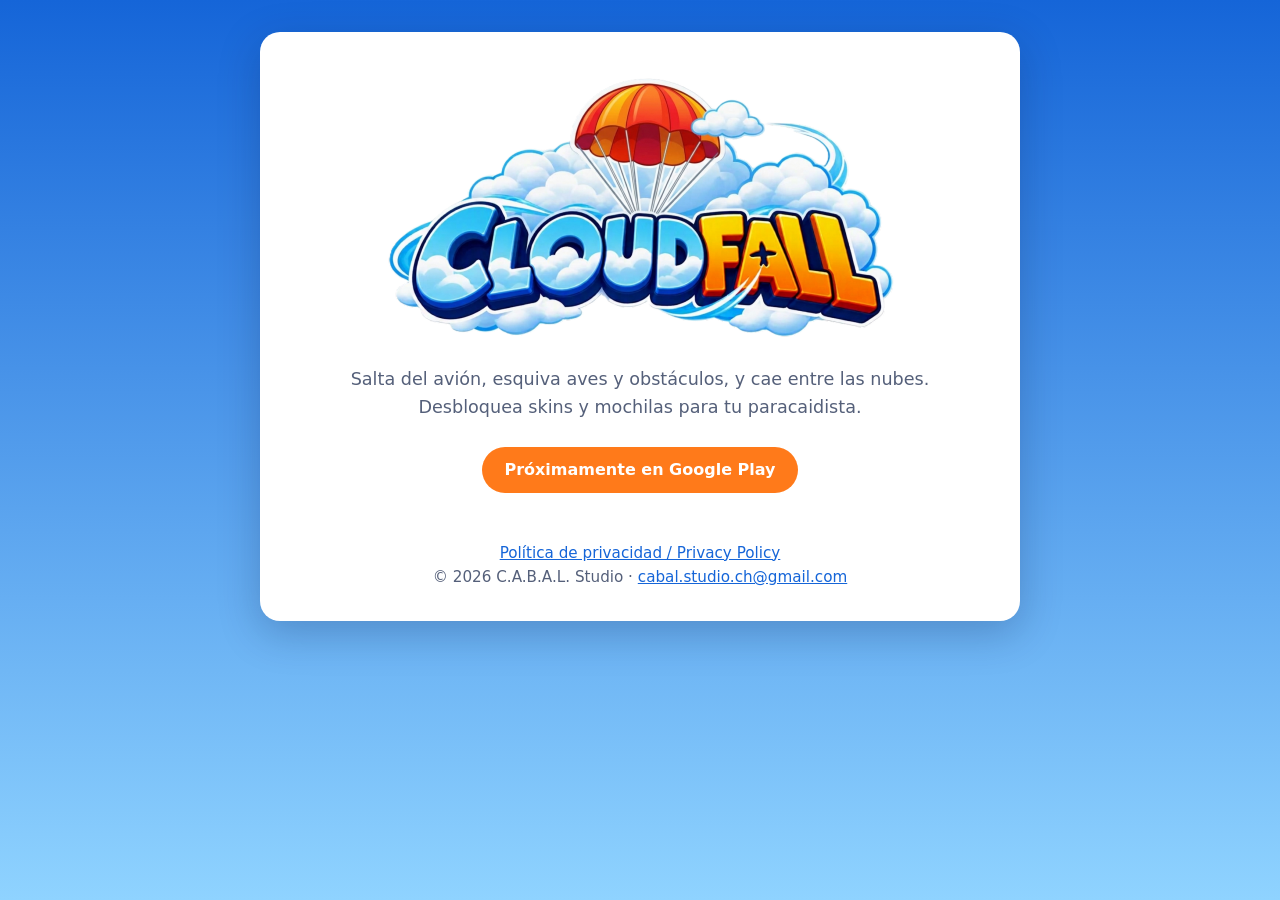
<file: index.html>
<!doctype html>
<html lang="es">
<head>
<meta charset="utf-8">
<meta name="viewport" content="width=device-width, initial-scale=1">
<title>CloudFall – C.A.B.A.L. Studio</title>
<meta name="description" content="CloudFall: salta del avión, esquiva obstáculos y cae entre las nubes. Un juego de C.A.B.A.L. Studio.">
<link rel="stylesheet" href="style.css">
</head>
<body>
<main class="card hero">
  <img class="logo" src="logo.png" alt="CloudFall">
  <p>Salta del avión, esquiva aves y obstáculos, y cae entre las nubes.<br>
     Desbloquea skins y mochilas para tu paracaidista.</p>
  <span class="badge">Próximamente en Google Play</span>
  <footer>
    <a href="privacy.html">Política de privacidad / Privacy Policy</a><br>
    © 2026 C.A.B.A.L. Studio · <a href="mailto:cabal.studio.ch@gmail.com">cabal.studio.ch@gmail.com</a>
  </footer>
</main>
</body>
</html>
</file>
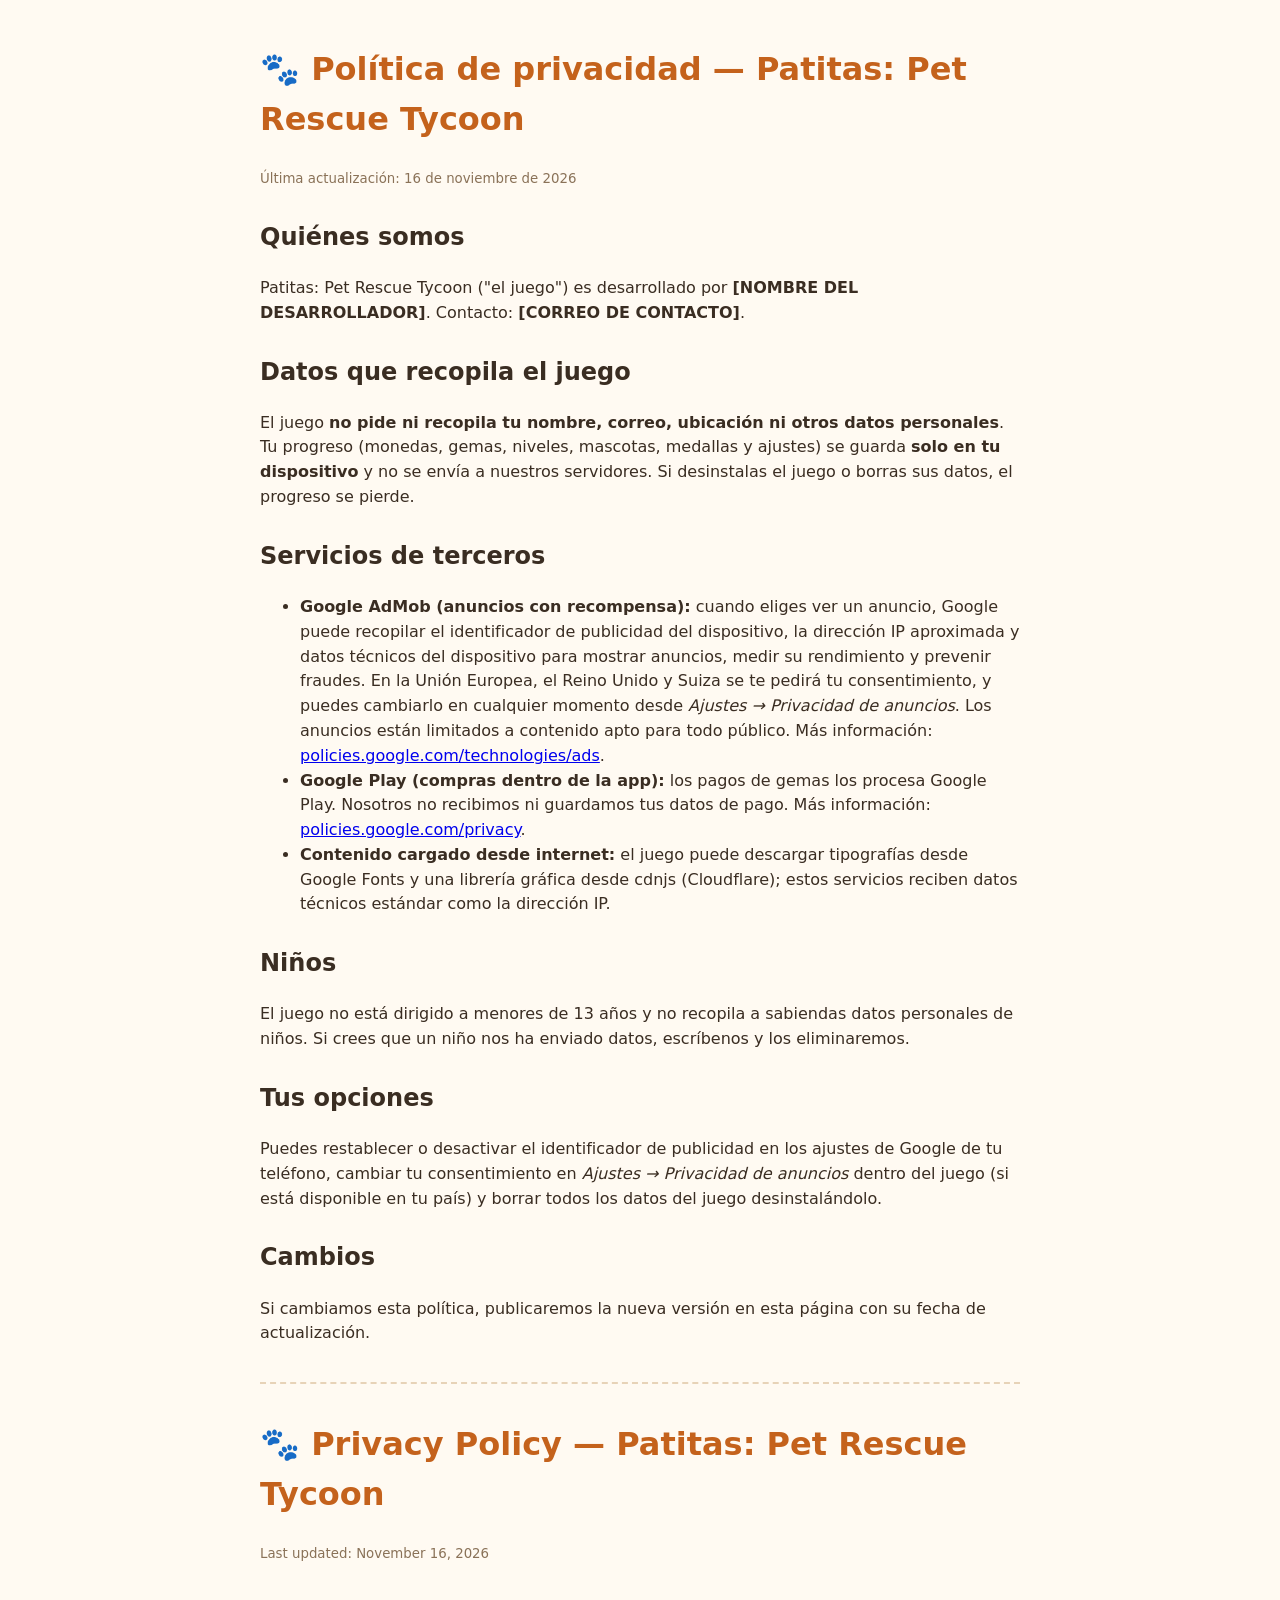
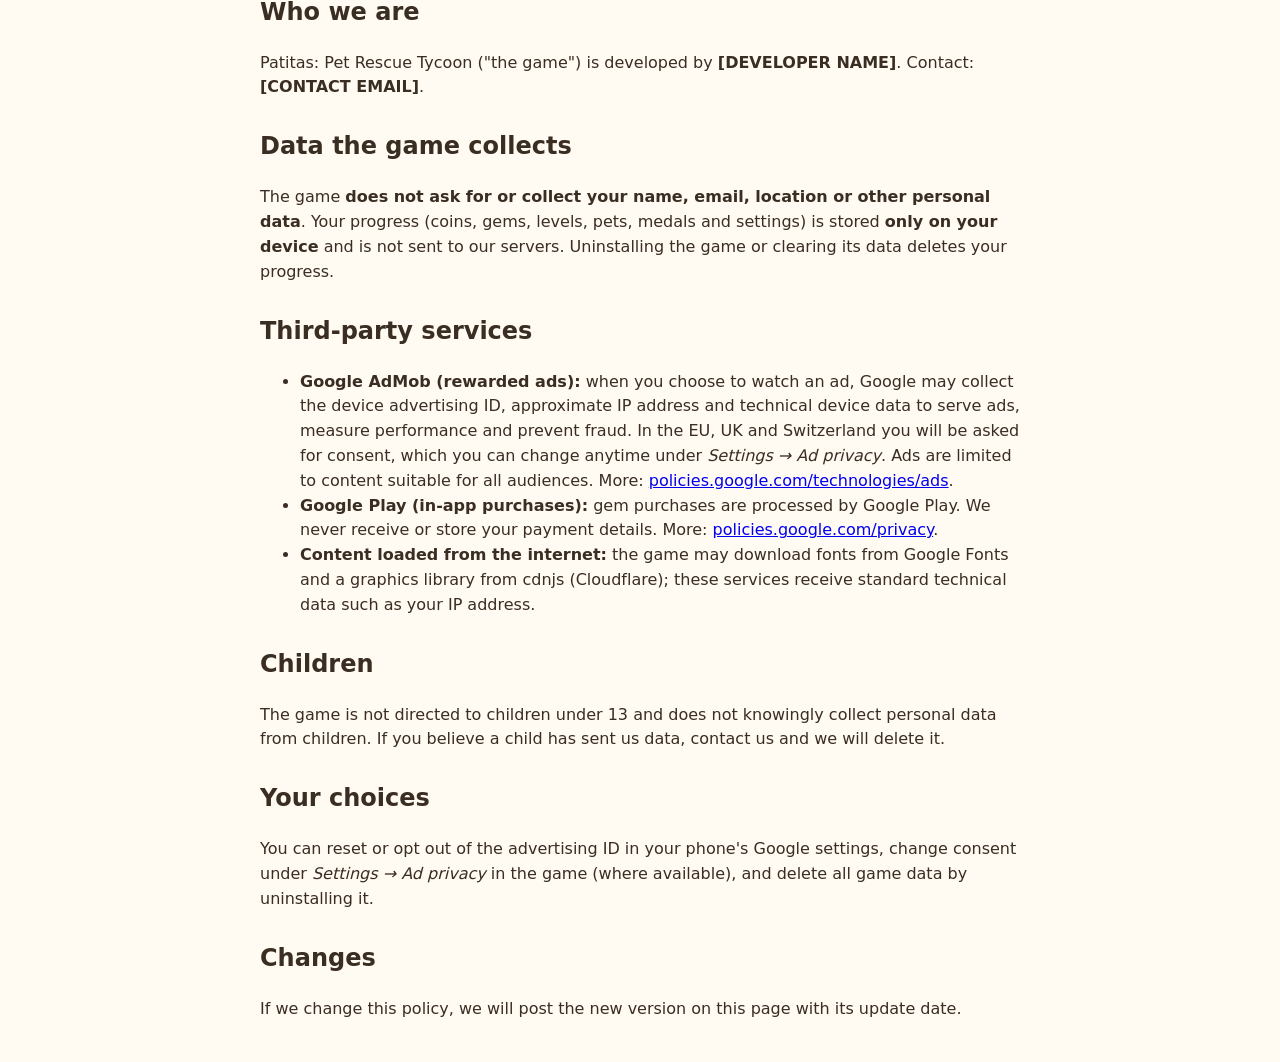
<file: politica_privacidad_pt.html>
<!DOCTYPE html>
<html lang="es"><head><meta charset="utf-8"><meta name="viewport" content="width=device-width,initial-scale=1">
<title>Patitas: Pet Rescue Tycoon — Política de privacidad / Privacy Policy</title>
<style>body{font-family:system-ui,-apple-system,Segoe UI,Roboto,sans-serif;max-width:760px;margin:0 auto;padding:24px;line-height:1.55;color:#3a2d22;background:#fffaf2}h1{color:#c4621c}h2{margin-top:28px}hr{margin:36px 0;border:none;border-top:2px dashed #e7d3b8}small{color:#8a7258}</style></head>
<body>
<h1>🐾 Política de privacidad — Patitas: Pet Rescue Tycoon</h1>
<small>Última actualización: 16 de noviembre de 2026</small>

<h2>Quiénes somos</h2>
<p>Patitas: Pet Rescue Tycoon ("el juego") es desarrollado por <b>[NOMBRE DEL DESARROLLADOR]</b>. Contacto: <b>[CORREO DE CONTACTO]</b>.</p>

<h2>Datos que recopila el juego</h2>
<p>El juego <b>no pide ni recopila tu nombre, correo, ubicación ni otros datos personales</b>. Tu progreso (monedas, gemas, niveles, mascotas, medallas y ajustes) se guarda <b>solo en tu dispositivo</b> y no se envía a nuestros servidores. Si desinstalas el juego o borras sus datos, el progreso se pierde.</p>

<h2>Servicios de terceros</h2>
<ul>
<li><b>Google AdMob (anuncios con recompensa):</b> cuando eliges ver un anuncio, Google puede recopilar el identificador de publicidad del dispositivo, la dirección IP aproximada y datos técnicos del dispositivo para mostrar anuncios, medir su rendimiento y prevenir fraudes. En la Unión Europea, el Reino Unido y Suiza se te pedirá tu consentimiento, y puedes cambiarlo en cualquier momento desde <i>Ajustes → Privacidad de anuncios</i>. Los anuncios están limitados a contenido apto para todo público. Más información: <a href="https://policies.google.com/technologies/ads">policies.google.com/technologies/ads</a>.</li>
<li><b>Google Play (compras dentro de la app):</b> los pagos de gemas los procesa Google Play. Nosotros no recibimos ni guardamos tus datos de pago. Más información: <a href="https://policies.google.com/privacy">policies.google.com/privacy</a>.</li>
<li><b>Contenido cargado desde internet:</b> el juego puede descargar tipografías desde Google Fonts y una librería gráfica desde cdnjs (Cloudflare); estos servicios reciben datos técnicos estándar como la dirección IP.</li>
</ul>

<h2>Niños</h2>
<p>El juego no está dirigido a menores de 13 años y no recopila a sabiendas datos personales de niños. Si crees que un niño nos ha enviado datos, escríbenos y los eliminaremos.</p>

<h2>Tus opciones</h2>
<p>Puedes restablecer o desactivar el identificador de publicidad en los ajustes de Google de tu teléfono, cambiar tu consentimiento en <i>Ajustes → Privacidad de anuncios</i> dentro del juego (si está disponible en tu país) y borrar todos los datos del juego desinstalándolo.</p>

<h2>Cambios</h2>
<p>Si cambiamos esta política, publicaremos la nueva versión en esta página con su fecha de actualización.</p>

<hr>

<h1>🐾 Privacy Policy — Patitas: Pet Rescue Tycoon</h1>
<small>Last updated: November 16, 2026</small>
<h2>Who we are</h2>
<p>Patitas: Pet Rescue Tycoon ("the game") is developed by <b>[DEVELOPER NAME]</b>. Contact: <b>[CONTACT EMAIL]</b>.</p>
<h2>Data the game collects</h2>
<p>The game <b>does not ask for or collect your name, email, location or other personal data</b>. Your progress (coins, gems, levels, pets, medals and settings) is stored <b>only on your device</b> and is not sent to our servers. Uninstalling the game or clearing its data deletes your progress.</p>
<h2>Third-party services</h2>
<ul>
<li><b>Google AdMob (rewarded ads):</b> when you choose to watch an ad, Google may collect the device advertising ID, approximate IP address and technical device data to serve ads, measure performance and prevent fraud. In the EU, UK and Switzerland you will be asked for consent, which you can change anytime under <i>Settings → Ad privacy</i>. Ads are limited to content suitable for all audiences. More: <a href="https://policies.google.com/technologies/ads">policies.google.com/technologies/ads</a>.</li>
<li><b>Google Play (in-app purchases):</b> gem purchases are processed by Google Play. We never receive or store your payment details. More: <a href="https://policies.google.com/privacy">policies.google.com/privacy</a>.</li>
<li><b>Content loaded from the internet:</b> the game may download fonts from Google Fonts and a graphics library from cdnjs (Cloudflare); these services receive standard technical data such as your IP address.</li>
</ul>
<h2>Children</h2>
<p>The game is not directed to children under 13 and does not knowingly collect personal data from children. If you believe a child has sent us data, contact us and we will delete it.</p>
<h2>Your choices</h2>
<p>You can reset or opt out of the advertising ID in your phone's Google settings, change consent under <i>Settings → Ad privacy</i> in the game (where available), and delete all game data by uninstalling it.</p>
<h2>Changes</h2>
<p>If we change this policy, we will post the new version on this page with its update date.</p>
</body></html>
</file>
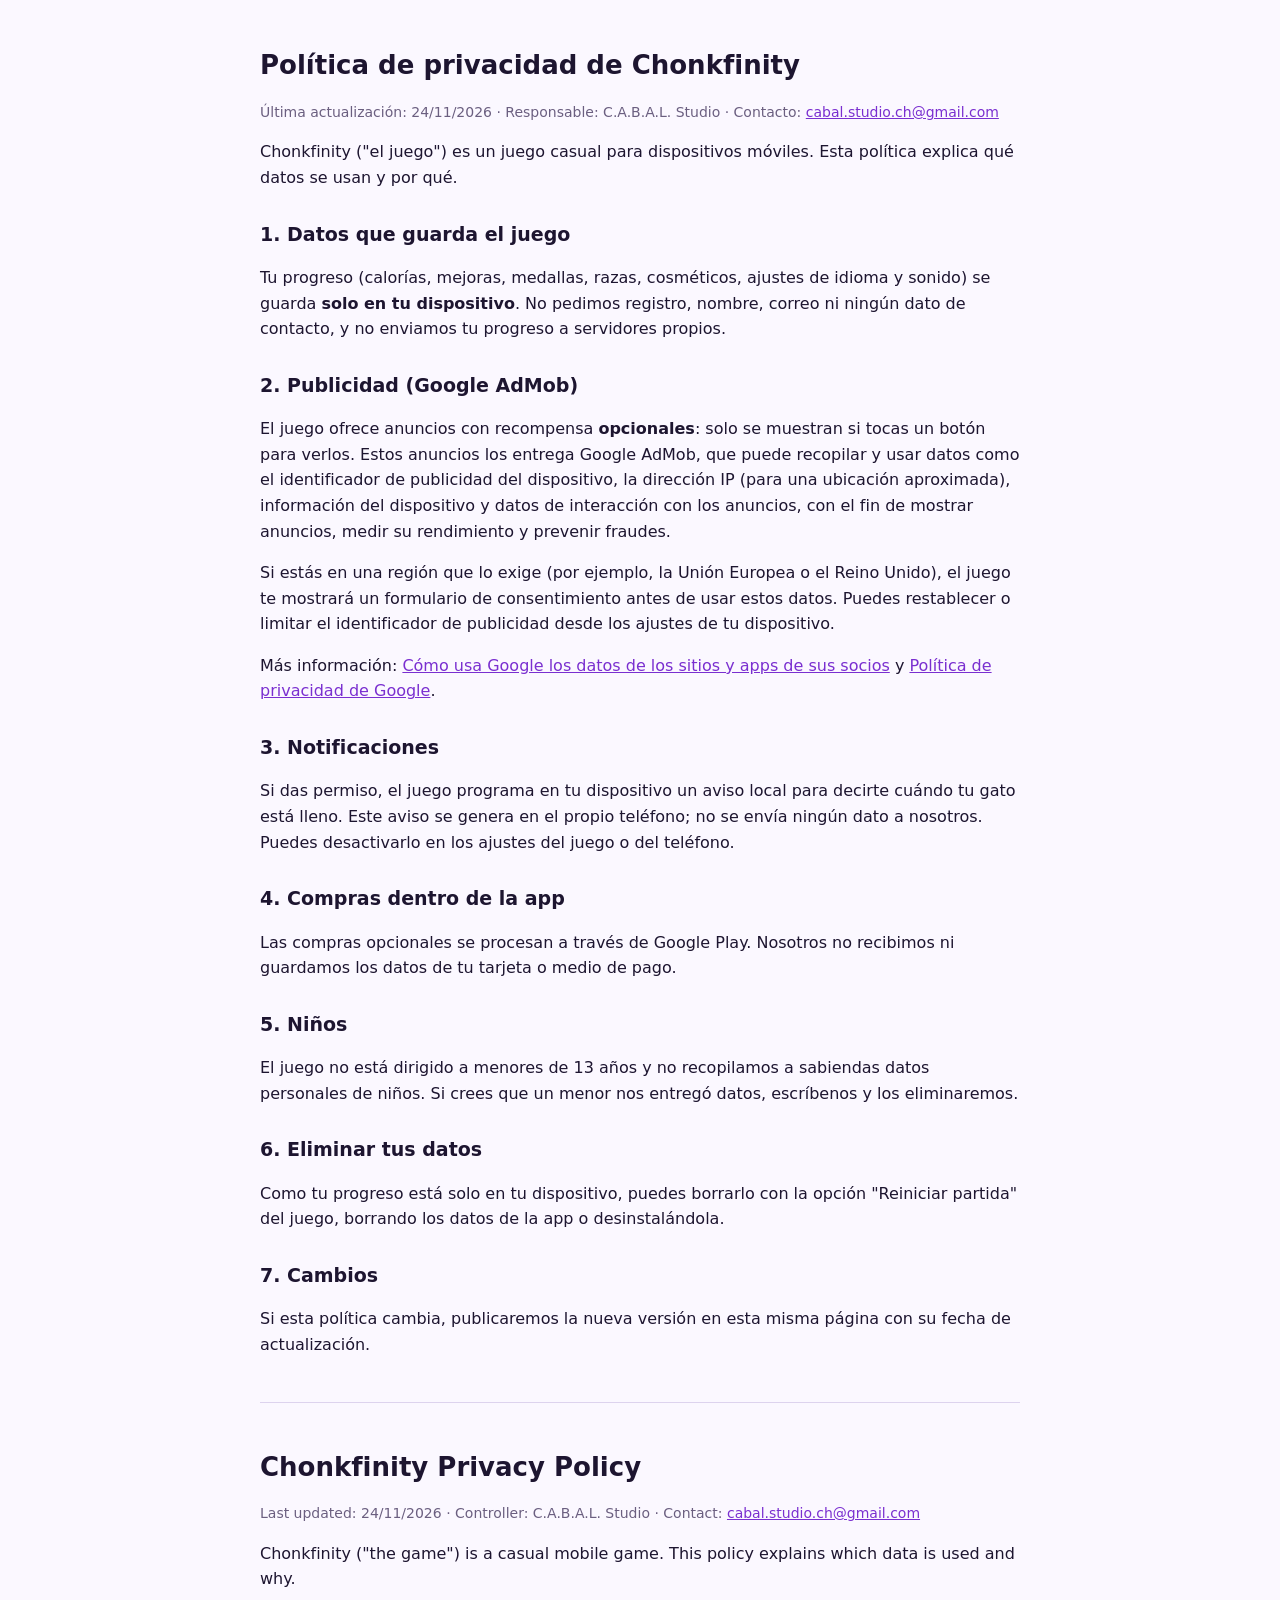
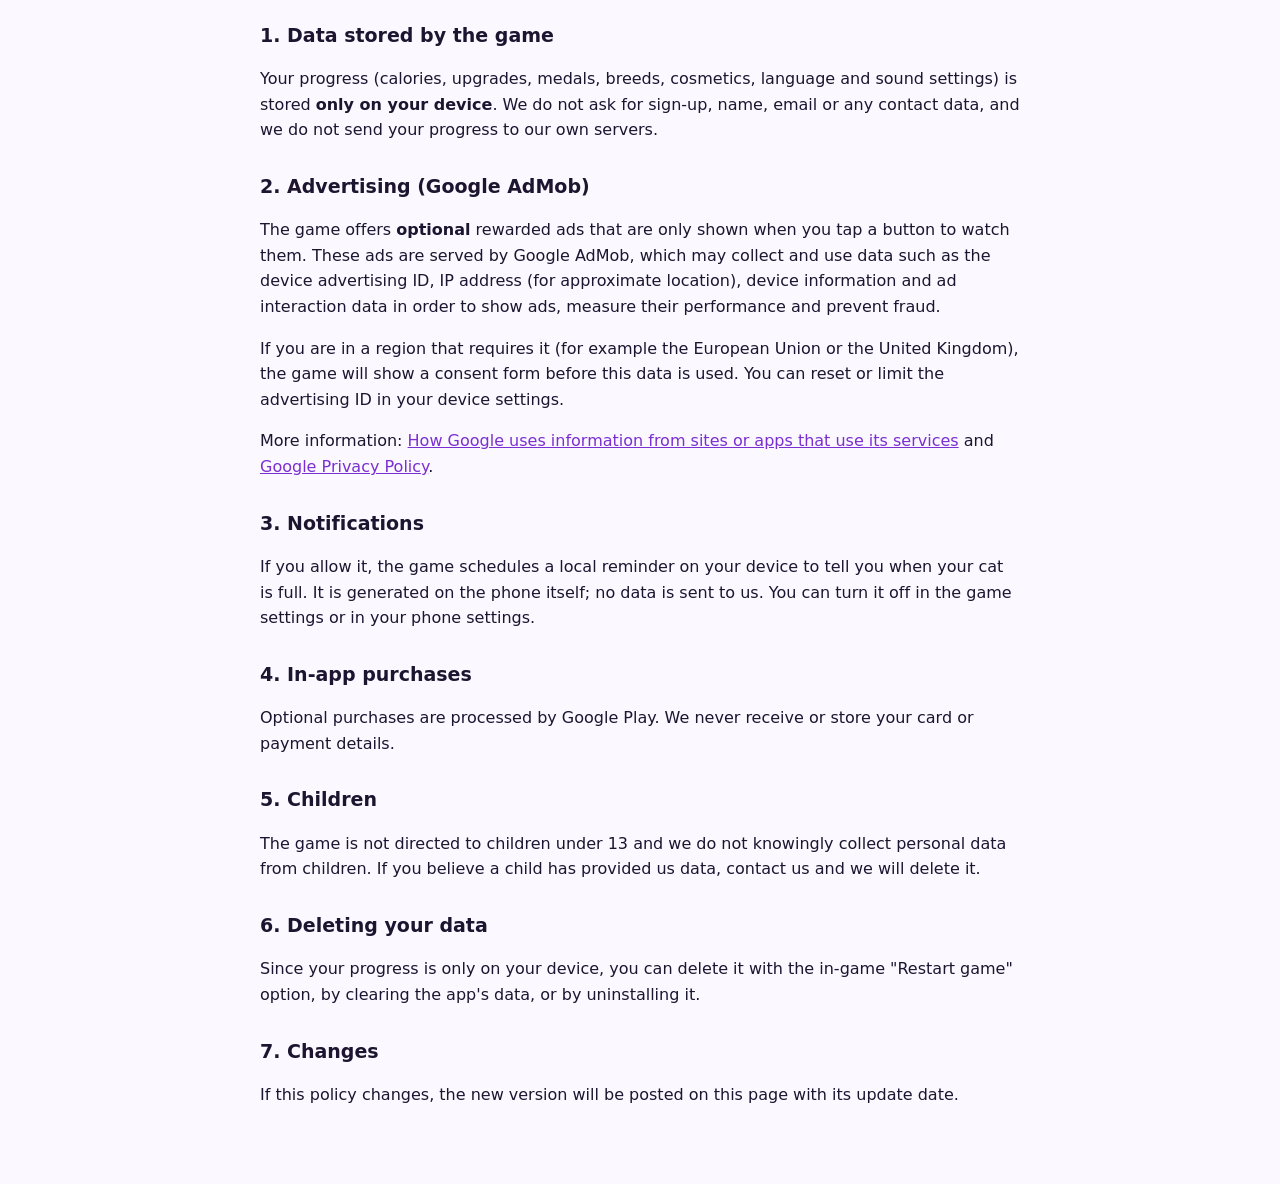
<file: privacidad_cf.html>
<!DOCTYPE html>
<html lang="es">
<head>
<meta charset="utf-8">
<meta name="viewport" content="width=device-width,initial-scale=1">
<title>Chonkfinity – Política de privacidad / Privacy Policy</title>
<style>
body{font-family:system-ui,-apple-system,Segoe UI,Roboto,sans-serif;max-width:760px;margin:0 auto;padding:28px 20px 60px;line-height:1.6;color:#1d1530;background:#fbf8ff}
h1{font-size:26px;margin-bottom:4px}h2{font-size:19px;margin-top:28px}
.muted{color:#6b5f80;font-size:14px}hr{margin:44px 0;border:none;border-top:1px solid #ddd3ee}
a{color:#7a2fd0}
</style>
</head>
<body>
<h1>Política de privacidad de Chonkfinity</h1>
<p class="muted">Última actualización: 24/11/2026 · Responsable: C.A.B.A.L. Studio · Contacto: <a href="mailto:cabal.studio.ch@gmail.com">cabal.studio.ch@gmail.com</a></p>

<p>Chonkfinity ("el juego") es un juego casual para dispositivos móviles. Esta política explica qué datos se usan y por qué.</p>

<h2>1. Datos que guarda el juego</h2>
<p>Tu progreso (calorías, mejoras, medallas, razas, cosméticos, ajustes de idioma y sonido) se guarda <b>solo en tu dispositivo</b>. No pedimos registro, nombre, correo ni ningún dato de contacto, y no enviamos tu progreso a servidores propios.</p>

<h2>2. Publicidad (Google AdMob)</h2>
<p>El juego ofrece anuncios con recompensa <b>opcionales</b>: solo se muestran si tocas un botón para verlos. Estos anuncios los entrega Google AdMob, que puede recopilar y usar datos como el identificador de publicidad del dispositivo, la dirección IP (para una ubicación aproximada), información del dispositivo y datos de interacción con los anuncios, con el fin de mostrar anuncios, medir su rendimiento y prevenir fraudes.</p>
<p>Si estás en una región que lo exige (por ejemplo, la Unión Europea o el Reino Unido), el juego te mostrará un formulario de consentimiento antes de usar estos datos. Puedes restablecer o limitar el identificador de publicidad desde los ajustes de tu dispositivo.</p>
<p>Más información: <a href="https://policies.google.com/technologies/partner-sites">Cómo usa Google los datos de los sitios y apps de sus socios</a> y <a href="https://policies.google.com/privacy">Política de privacidad de Google</a>.</p>

<h2>3. Notificaciones</h2>
<p>Si das permiso, el juego programa en tu dispositivo un aviso local para decirte cuándo tu gato está lleno. Este aviso se genera en el propio teléfono; no se envía ningún dato a nosotros. Puedes desactivarlo en los ajustes del juego o del teléfono.</p>

<h2>4. Compras dentro de la app</h2>
<p>Las compras opcionales se procesan a través de Google Play. Nosotros no recibimos ni guardamos los datos de tu tarjeta o medio de pago.</p>

<h2>5. Niños</h2>
<p>El juego no está dirigido a menores de 13 años y no recopilamos a sabiendas datos personales de niños. Si crees que un menor nos entregó datos, escríbenos y los eliminaremos.</p>

<h2>6. Eliminar tus datos</h2>
<p>Como tu progreso está solo en tu dispositivo, puedes borrarlo con la opción "Reiniciar partida" del juego, borrando los datos de la app o desinstalándola.</p>

<h2>7. Cambios</h2>
<p>Si esta política cambia, publicaremos la nueva versión en esta misma página con su fecha de actualización.</p>

<hr>

<h1>Chonkfinity Privacy Policy</h1>
<p class="muted">Last updated: 24/11/2026 · Controller: C.A.B.A.L. Studio · Contact: <a href="mailto:cabal.studio.ch@gmail.com">cabal.studio.ch@gmail.com</a></p>

<p>Chonkfinity ("the game") is a casual mobile game. This policy explains which data is used and why.</p>

<h2>1. Data stored by the game</h2>
<p>Your progress (calories, upgrades, medals, breeds, cosmetics, language and sound settings) is stored <b>only on your device</b>. We do not ask for sign-up, name, email or any contact data, and we do not send your progress to our own servers.</p>

<h2>2. Advertising (Google AdMob)</h2>
<p>The game offers <b>optional</b> rewarded ads that are only shown when you tap a button to watch them. These ads are served by Google AdMob, which may collect and use data such as the device advertising ID, IP address (for approximate location), device information and ad interaction data in order to show ads, measure their performance and prevent fraud.</p>
<p>If you are in a region that requires it (for example the European Union or the United Kingdom), the game will show a consent form before this data is used. You can reset or limit the advertising ID in your device settings.</p>
<p>More information: <a href="https://policies.google.com/technologies/partner-sites">How Google uses information from sites or apps that use its services</a> and <a href="https://policies.google.com/privacy">Google Privacy Policy</a>.</p>

<h2>3. Notifications</h2>
<p>If you allow it, the game schedules a local reminder on your device to tell you when your cat is full. It is generated on the phone itself; no data is sent to us. You can turn it off in the game settings or in your phone settings.</p>

<h2>4. In-app purchases</h2>
<p>Optional purchases are processed by Google Play. We never receive or store your card or payment details.</p>

<h2>5. Children</h2>
<p>The game is not directed to children under 13 and we do not knowingly collect personal data from children. If you believe a child has provided us data, contact us and we will delete it.</p>

<h2>6. Deleting your data</h2>
<p>Since your progress is only on your device, you can delete it with the in-game "Restart game" option, by clearing the app's data, or by uninstalling it.</p>

<h2>7. Changes</h2>
<p>If this policy changes, the new version will be posted on this page with its update date.</p>
</body>
</html>
</file>
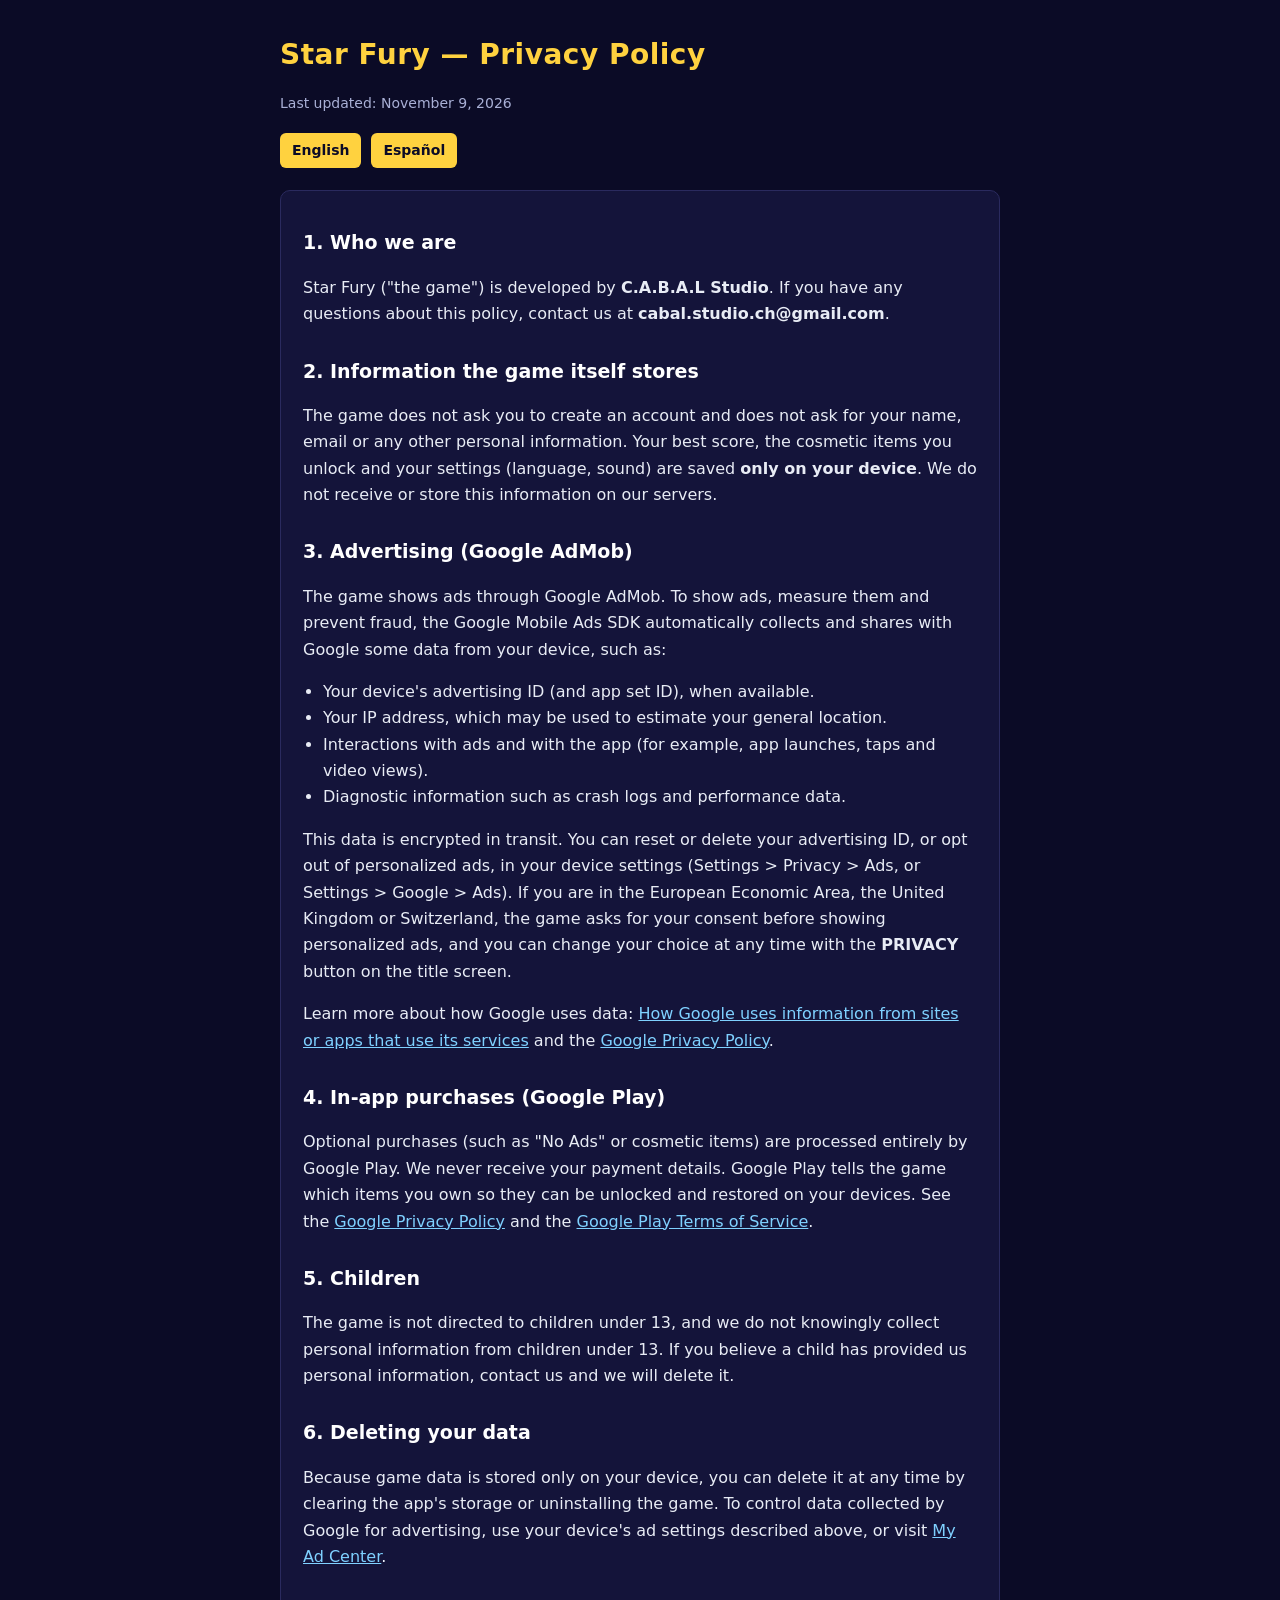
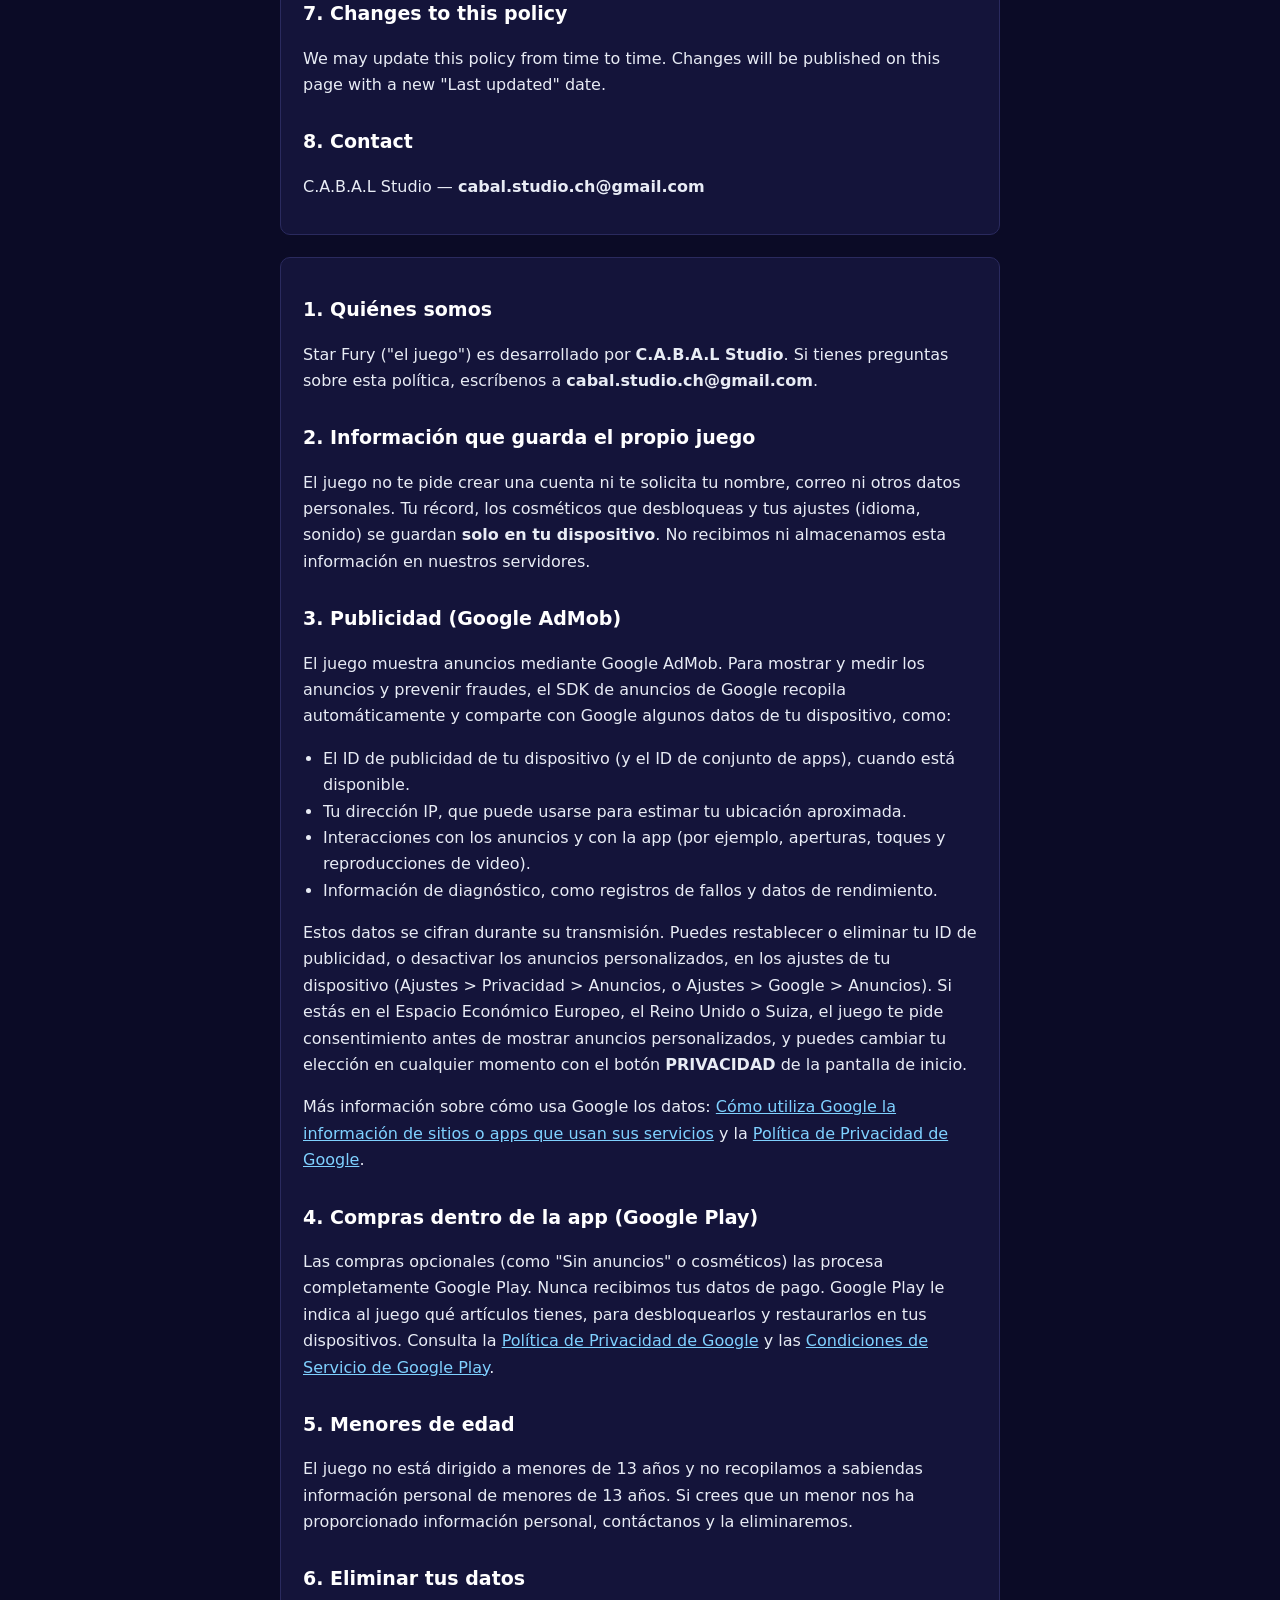
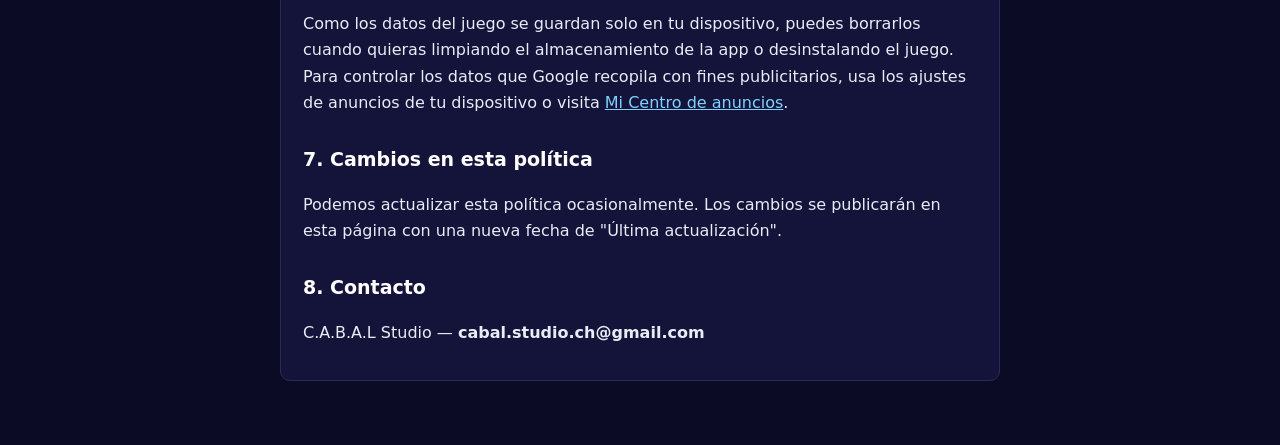
<file: privacy-policy-sf.html>
<!DOCTYPE html>
<html lang="en">
<head>
<meta charset="utf-8">
<meta name="viewport" content="width=device-width,initial-scale=1">
<title>Star Fury – Privacy Policy</title>
<style>
  :root{--bg:#0b0b26;--panel:#14143a;--ink:#e8ecf5;--muted:#a9b0d6;--accent:#ffd23f;--line:#2a2a5e}
  *{box-sizing:border-box}
  body{margin:0;background:var(--bg);color:var(--ink);font:16px/1.65 system-ui,-apple-system,Segoe UI,Roboto,sans-serif}
  main{max-width:760px;margin:0 auto;padding:32px 20px 64px}
  h1{font-size:28px;margin:0 0 4px;color:var(--accent);letter-spacing:.5px}
  h2{font-size:19px;margin:28px 0 8px;color:#fff}
  p,li{color:var(--ink)}
  .muted{color:var(--muted);font-size:14px}
  nav{display:flex;gap:10px;margin:18px 0 8px}
  nav a{color:var(--bg);background:var(--accent);padding:6px 12px;border-radius:6px;text-decoration:none;font-weight:600;font-size:14px}
  section{background:var(--panel);border:1px solid var(--line);border-radius:10px;padding:8px 22px 18px;margin-top:22px}
  a{color:#7fd1ff}
  ul{padding-left:20px}
  table{border-collapse:collapse;width:100%;margin:8px 0;font-size:15px}
  th,td{border:1px solid var(--line);padding:8px;text-align:left;vertical-align:top}
  th{background:#1b1b4a}
</style>
</head>
<body>
<main>
  <h1>Star Fury — Privacy Policy</h1>
  <p class="muted">Last updated: November 9, 2026</p>
  <nav><a href="#en">English</a><a href="#es">Español</a></nav>

  <section id="en">
    <h2>1. Who we are</h2>
    <p>Star Fury ("the game") is developed by <strong>C.A.B.A.L Studio</strong>. If you have any questions about this policy, contact us at <strong>cabal.studio.ch@gmail.com</strong>.</p>

    <h2>2. Information the game itself stores</h2>
    <p>The game does not ask you to create an account and does not ask for your name, email or any other personal information. Your best score, the cosmetic items you unlock and your settings (language, sound) are saved <strong>only on your device</strong>. We do not receive or store this information on our servers.</p>

    <h2>3. Advertising (Google AdMob)</h2>
    <p>The game shows ads through Google AdMob. To show ads, measure them and prevent fraud, the Google Mobile Ads SDK automatically collects and shares with Google some data from your device, such as:</p>
    <ul>
      <li>Your device's advertising ID (and app set ID), when available.</li>
      <li>Your IP address, which may be used to estimate your general location.</li>
      <li>Interactions with ads and with the app (for example, app launches, taps and video views).</li>
      <li>Diagnostic information such as crash logs and performance data.</li>
    </ul>
    <p>This data is encrypted in transit. You can reset or delete your advertising ID, or opt out of personalized ads, in your device settings (Settings &gt; Privacy &gt; Ads, or Settings &gt; Google &gt; Ads). If you are in the European Economic Area, the United Kingdom or Switzerland, the game asks for your consent before showing personalized ads, and you can change your choice at any time with the <strong>PRIVACY</strong> button on the title screen.</p>
    <p>Learn more about how Google uses data: <a href="https://policies.google.com/technologies/partner-sites">How Google uses information from sites or apps that use its services</a> and the <a href="https://policies.google.com/privacy">Google Privacy Policy</a>.</p>

    <h2>4. In-app purchases (Google Play)</h2>
    <p>Optional purchases (such as "No Ads" or cosmetic items) are processed entirely by Google Play. We never receive your payment details. Google Play tells the game which items you own so they can be unlocked and restored on your devices. See the <a href="https://policies.google.com/privacy">Google Privacy Policy</a> and the <a href="https://play.google.com/about/play-terms/">Google Play Terms of Service</a>.</p>

    <h2>5. Children</h2>
    <p>The game is not directed to children under 13, and we do not knowingly collect personal information from children under 13. If you believe a child has provided us personal information, contact us and we will delete it.</p>

    <h2>6. Deleting your data</h2>
    <p>Because game data is stored only on your device, you can delete it at any time by clearing the app's storage or uninstalling the game. To control data collected by Google for advertising, use your device's ad settings described above, or visit <a href="https://myadcenter.google.com/">My Ad Center</a>.</p>

    <h2>7. Changes to this policy</h2>
    <p>We may update this policy from time to time. Changes will be published on this page with a new "Last updated" date.</p>

    <h2>8. Contact</h2>
    <p>C.A.B.A.L Studio — <strong>cabal.studio.ch@gmail.com</strong></p>
  </section>

  <section id="es">
    <h2>1. Quiénes somos</h2>
    <p>Star Fury ("el juego") es desarrollado por <strong>C.A.B.A.L Studio</strong>. Si tienes preguntas sobre esta política, escríbenos a <strong>cabal.studio.ch@gmail.com</strong>.</p>

    <h2>2. Información que guarda el propio juego</h2>
    <p>El juego no te pide crear una cuenta ni te solicita tu nombre, correo ni otros datos personales. Tu récord, los cosméticos que desbloqueas y tus ajustes (idioma, sonido) se guardan <strong>solo en tu dispositivo</strong>. No recibimos ni almacenamos esta información en nuestros servidores.</p>

    <h2>3. Publicidad (Google AdMob)</h2>
    <p>El juego muestra anuncios mediante Google AdMob. Para mostrar y medir los anuncios y prevenir fraudes, el SDK de anuncios de Google recopila automáticamente y comparte con Google algunos datos de tu dispositivo, como:</p>
    <ul>
      <li>El ID de publicidad de tu dispositivo (y el ID de conjunto de apps), cuando está disponible.</li>
      <li>Tu dirección IP, que puede usarse para estimar tu ubicación aproximada.</li>
      <li>Interacciones con los anuncios y con la app (por ejemplo, aperturas, toques y reproducciones de video).</li>
      <li>Información de diagnóstico, como registros de fallos y datos de rendimiento.</li>
    </ul>
    <p>Estos datos se cifran durante su transmisión. Puedes restablecer o eliminar tu ID de publicidad, o desactivar los anuncios personalizados, en los ajustes de tu dispositivo (Ajustes &gt; Privacidad &gt; Anuncios, o Ajustes &gt; Google &gt; Anuncios). Si estás en el Espacio Económico Europeo, el Reino Unido o Suiza, el juego te pide consentimiento antes de mostrar anuncios personalizados, y puedes cambiar tu elección en cualquier momento con el botón <strong>PRIVACIDAD</strong> de la pantalla de inicio.</p>
    <p>Más información sobre cómo usa Google los datos: <a href="https://policies.google.com/technologies/partner-sites">Cómo utiliza Google la información de sitios o apps que usan sus servicios</a> y la <a href="https://policies.google.com/privacy">Política de Privacidad de Google</a>.</p>

    <h2>4. Compras dentro de la app (Google Play)</h2>
    <p>Las compras opcionales (como "Sin anuncios" o cosméticos) las procesa completamente Google Play. Nunca recibimos tus datos de pago. Google Play le indica al juego qué artículos tienes, para desbloquearlos y restaurarlos en tus dispositivos. Consulta la <a href="https://policies.google.com/privacy">Política de Privacidad de Google</a> y las <a href="https://play.google.com/about/play-terms/">Condiciones de Servicio de Google Play</a>.</p>

    <h2>5. Menores de edad</h2>
    <p>El juego no está dirigido a menores de 13 años y no recopilamos a sabiendas información personal de menores de 13 años. Si crees que un menor nos ha proporcionado información personal, contáctanos y la eliminaremos.</p>

    <h2>6. Eliminar tus datos</h2>
    <p>Como los datos del juego se guardan solo en tu dispositivo, puedes borrarlos cuando quieras limpiando el almacenamiento de la app o desinstalando el juego. Para controlar los datos que Google recopila con fines publicitarios, usa los ajustes de anuncios de tu dispositivo o visita <a href="https://myadcenter.google.com/">Mi Centro de anuncios</a>.</p>

    <h2>7. Cambios en esta política</h2>
    <p>Podemos actualizar esta política ocasionalmente. Los cambios se publicarán en esta página con una nueva fecha de "Última actualización".</p>

    <h2>8. Contacto</h2>
    <p>C.A.B.A.L Studio — <strong>cabal.studio.ch@gmail.com</strong></p>
  </section>
</main>
</body>
</html>
</file>
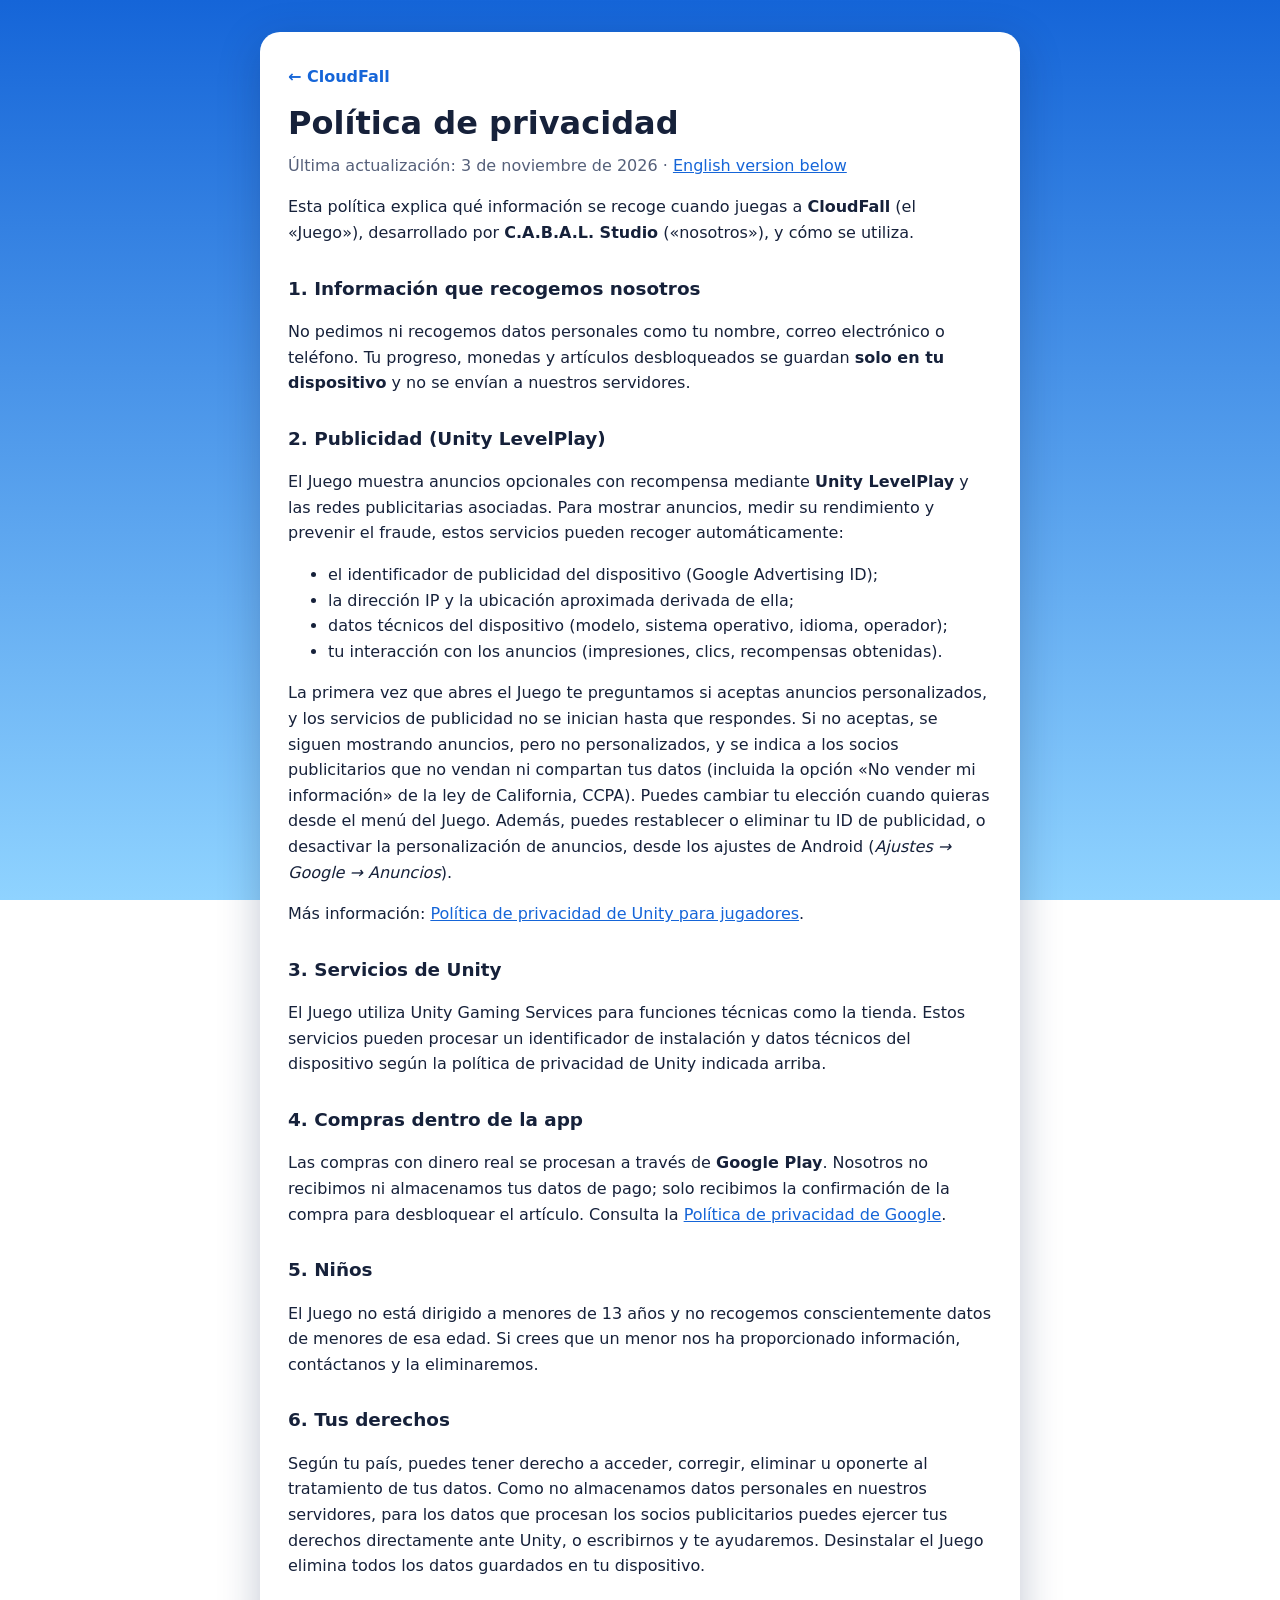
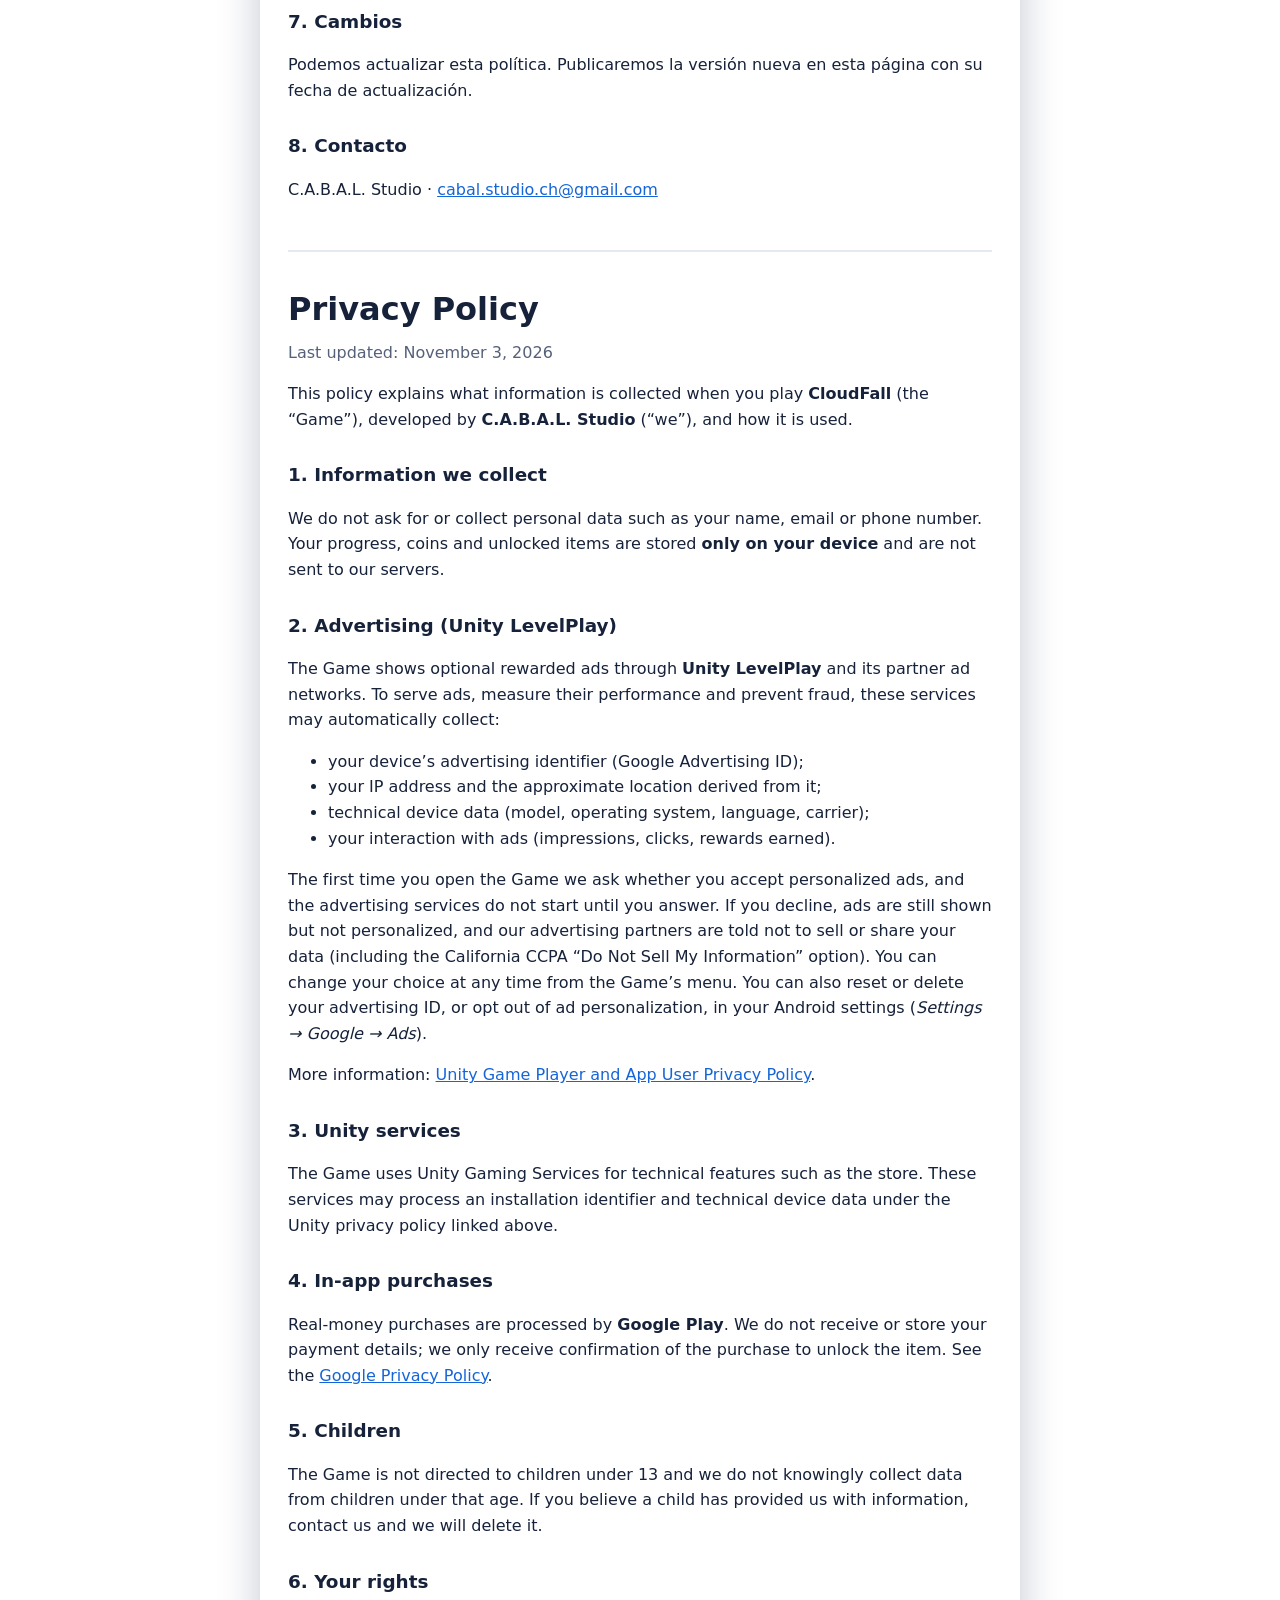
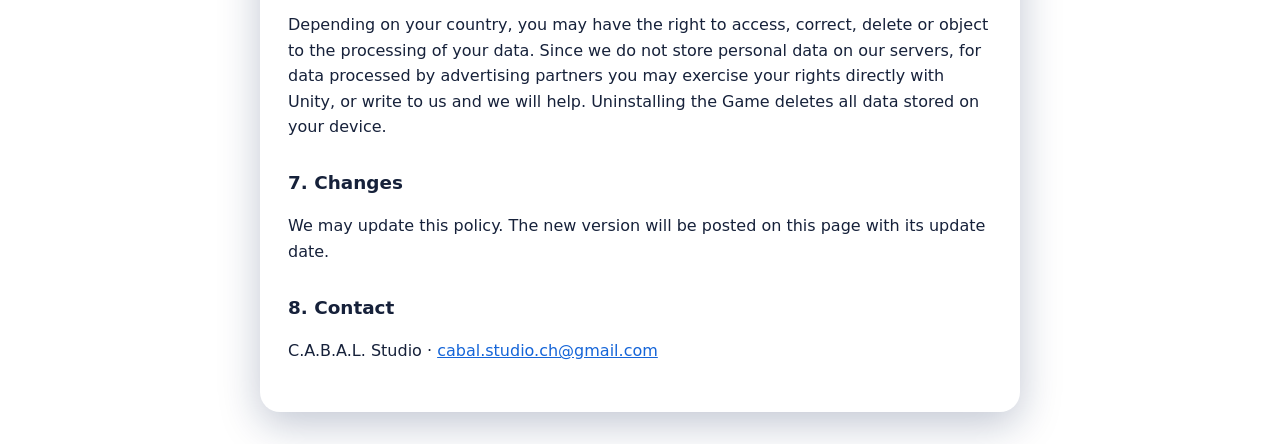
<file: privacy.html>
<!doctype html>
<html lang="es">
<head>
<meta charset="utf-8">
<meta name="viewport" content="width=device-width, initial-scale=1">
<title>CloudFall – Política de privacidad / Privacy Policy</title>
<link rel="stylesheet" href="style.css">
</head>
<body>
<main class="card doc">
  <a class="back" href="index.html">← CloudFall</a>
  <h1>Política de privacidad</h1>
  <p class="meta">Última actualización: 3 de noviembre de 2026 · <a href="#en">English version below</a></p>

  <p>Esta política explica qué información se recoge cuando juegas a <strong>CloudFall</strong> (el «Juego»), desarrollado por <strong>C.A.B.A.L. Studio</strong> («nosotros»), y cómo se utiliza.</p>

  <h2>1. Información que recogemos nosotros</h2>
  <p>No pedimos ni recogemos datos personales como tu nombre, correo electrónico o teléfono. Tu progreso, monedas y artículos desbloqueados se guardan <strong>solo en tu dispositivo</strong> y no se envían a nuestros servidores.</p>

  <h2>2. Publicidad (Unity LevelPlay)</h2>
  <p>El Juego muestra anuncios opcionales con recompensa mediante <strong>Unity LevelPlay</strong> y las redes publicitarias asociadas. Para mostrar anuncios, medir su rendimiento y prevenir el fraude, estos servicios pueden recoger automáticamente:</p>
  <ul>
    <li>el identificador de publicidad del dispositivo (Google Advertising ID);</li>
    <li>la dirección IP y la ubicación aproximada derivada de ella;</li>
    <li>datos técnicos del dispositivo (modelo, sistema operativo, idioma, operador);</li>
    <li>tu interacción con los anuncios (impresiones, clics, recompensas obtenidas).</li>
  </ul>
  <p>La primera vez que abres el Juego te preguntamos si aceptas anuncios personalizados, y los servicios de publicidad no se inician hasta que respondes. Si no aceptas, se siguen mostrando anuncios, pero no personalizados, y se indica a los socios publicitarios que no vendan ni compartan tus datos (incluida la opción «No vender mi información» de la ley de California, CCPA). Puedes cambiar tu elección cuando quieras desde el menú del Juego. Además, puedes restablecer o eliminar tu ID de publicidad, o desactivar la personalización de anuncios, desde los ajustes de Android (<em>Ajustes → Google → Anuncios</em>).</p>
  <p>Más información: <a href="https://unity.com/legal/game-player-and-app-user-privacy-policy">Política de privacidad de Unity para jugadores</a>.</p>

  <h2>3. Servicios de Unity</h2>
  <p>El Juego utiliza Unity Gaming Services para funciones técnicas como la tienda. Estos servicios pueden procesar un identificador de instalación y datos técnicos del dispositivo según la política de privacidad de Unity indicada arriba.</p>

  <h2>4. Compras dentro de la app</h2>
  <p>Las compras con dinero real se procesan a través de <strong>Google Play</strong>. Nosotros no recibimos ni almacenamos tus datos de pago; solo recibimos la confirmación de la compra para desbloquear el artículo. Consulta la <a href="https://policies.google.com/privacy">Política de privacidad de Google</a>.</p>

  <h2>5. Niños</h2>
  <p>El Juego no está dirigido a menores de 13 años y no recogemos conscientemente datos de menores de esa edad. Si crees que un menor nos ha proporcionado información, contáctanos y la eliminaremos.</p>

  <h2>6. Tus derechos</h2>
  <p>Según tu país, puedes tener derecho a acceder, corregir, eliminar u oponerte al tratamiento de tus datos. Como no almacenamos datos personales en nuestros servidores, para los datos que procesan los socios publicitarios puedes ejercer tus derechos directamente ante Unity, o escribirnos y te ayudaremos. Desinstalar el Juego elimina todos los datos guardados en tu dispositivo.</p>

  <h2>7. Cambios</h2>
  <p>Podemos actualizar esta política. Publicaremos la versión nueva en esta página con su fecha de actualización.</p>

  <h2>8. Contacto</h2>
  <p>C.A.B.A.L. Studio · <a href="mailto:cabal.studio.ch@gmail.com">cabal.studio.ch@gmail.com</a></p>

  <hr id="en">

  <h1>Privacy Policy</h1>
  <p class="meta">Last updated: November 3, 2026</p>

  <p>This policy explains what information is collected when you play <strong>CloudFall</strong> (the “Game”), developed by <strong>C.A.B.A.L. Studio</strong> (“we”), and how it is used.</p>

  <h2>1. Information we collect</h2>
  <p>We do not ask for or collect personal data such as your name, email or phone number. Your progress, coins and unlocked items are stored <strong>only on your device</strong> and are not sent to our servers.</p>

  <h2>2. Advertising (Unity LevelPlay)</h2>
  <p>The Game shows optional rewarded ads through <strong>Unity LevelPlay</strong> and its partner ad networks. To serve ads, measure their performance and prevent fraud, these services may automatically collect:</p>
  <ul>
    <li>your device’s advertising identifier (Google Advertising ID);</li>
    <li>your IP address and the approximate location derived from it;</li>
    <li>technical device data (model, operating system, language, carrier);</li>
    <li>your interaction with ads (impressions, clicks, rewards earned).</li>
  </ul>
  <p>The first time you open the Game we ask whether you accept personalized ads, and the advertising services do not start until you answer. If you decline, ads are still shown but not personalized, and our advertising partners are told not to sell or share your data (including the California CCPA “Do Not Sell My Information” option). You can change your choice at any time from the Game’s menu. You can also reset or delete your advertising ID, or opt out of ad personalization, in your Android settings (<em>Settings → Google → Ads</em>).</p>
  <p>More information: <a href="https://unity.com/legal/game-player-and-app-user-privacy-policy">Unity Game Player and App User Privacy Policy</a>.</p>

  <h2>3. Unity services</h2>
  <p>The Game uses Unity Gaming Services for technical features such as the store. These services may process an installation identifier and technical device data under the Unity privacy policy linked above.</p>

  <h2>4. In-app purchases</h2>
  <p>Real-money purchases are processed by <strong>Google Play</strong>. We do not receive or store your payment details; we only receive confirmation of the purchase to unlock the item. See the <a href="https://policies.google.com/privacy">Google Privacy Policy</a>.</p>

  <h2>5. Children</h2>
  <p>The Game is not directed to children under 13 and we do not knowingly collect data from children under that age. If you believe a child has provided us with information, contact us and we will delete it.</p>

  <h2>6. Your rights</h2>
  <p>Depending on your country, you may have the right to access, correct, delete or object to the processing of your data. Since we do not store personal data on our servers, for data processed by advertising partners you may exercise your rights directly with Unity, or write to us and we will help. Uninstalling the Game deletes all data stored on your device.</p>

  <h2>7. Changes</h2>
  <p>We may update this policy. The new version will be posted on this page with its update date.</p>

  <h2>8. Contact</h2>
  <p>C.A.B.A.L. Studio · <a href="mailto:cabal.studio.ch@gmail.com">cabal.studio.ch@gmail.com</a></p>
</main>
</body>
</html>
</file>
<file: style.css>
:root {
  --sky-top: #1565d8;
  --sky-bottom: #8fd3ff;
  --ink: #16213a;
  --muted: #55607a;
  --card: #ffffff;
  --accent: #ff7a1a;
}

* { box-sizing: border-box; }

body {
  margin: 0;
  min-height: 100vh;
  font-family: system-ui, -apple-system, "Segoe UI", Roboto, sans-serif;
  color: var(--ink);
  background: linear-gradient(var(--sky-top), var(--sky-bottom)) fixed;
  padding: 32px 16px;
  line-height: 1.6;
}

.card {
  max-width: 760px;
  margin: 0 auto;
  background: var(--card);
  border-radius: 20px;
  padding: 32px 28px;
  box-shadow: 0 12px 40px rgba(10, 30, 80, 0.25);
}

.hero { text-align: center; }
.hero img.logo { width: 100%; max-width: 520px; height: auto; }
.hero p { font-size: 1.1rem; color: var(--muted); }

.badge {
  display: inline-block;
  margin: 8px 0 20px;
  padding: 10px 22px;
  border-radius: 999px;
  background: var(--accent);
  color: #fff;
  font-weight: 700;
}

footer { margin-top: 28px; font-size: 0.95rem; color: var(--muted); }
footer a, .doc a { color: var(--sky-top); }

.doc h1 { margin: 8px 0 0; }
.doc h2 { margin-top: 28px; font-size: 1.15rem; }
.doc .meta { color: var(--muted); margin-top: 4px; }
.doc hr { margin: 48px 0 32px; border: 0; border-top: 2px solid #e4e9f2; }
.back { text-decoration: none; font-weight: 600; }

@media (max-width: 480px) {
  .card { padding: 24px 18px; border-radius: 16px; }
}
</file>
